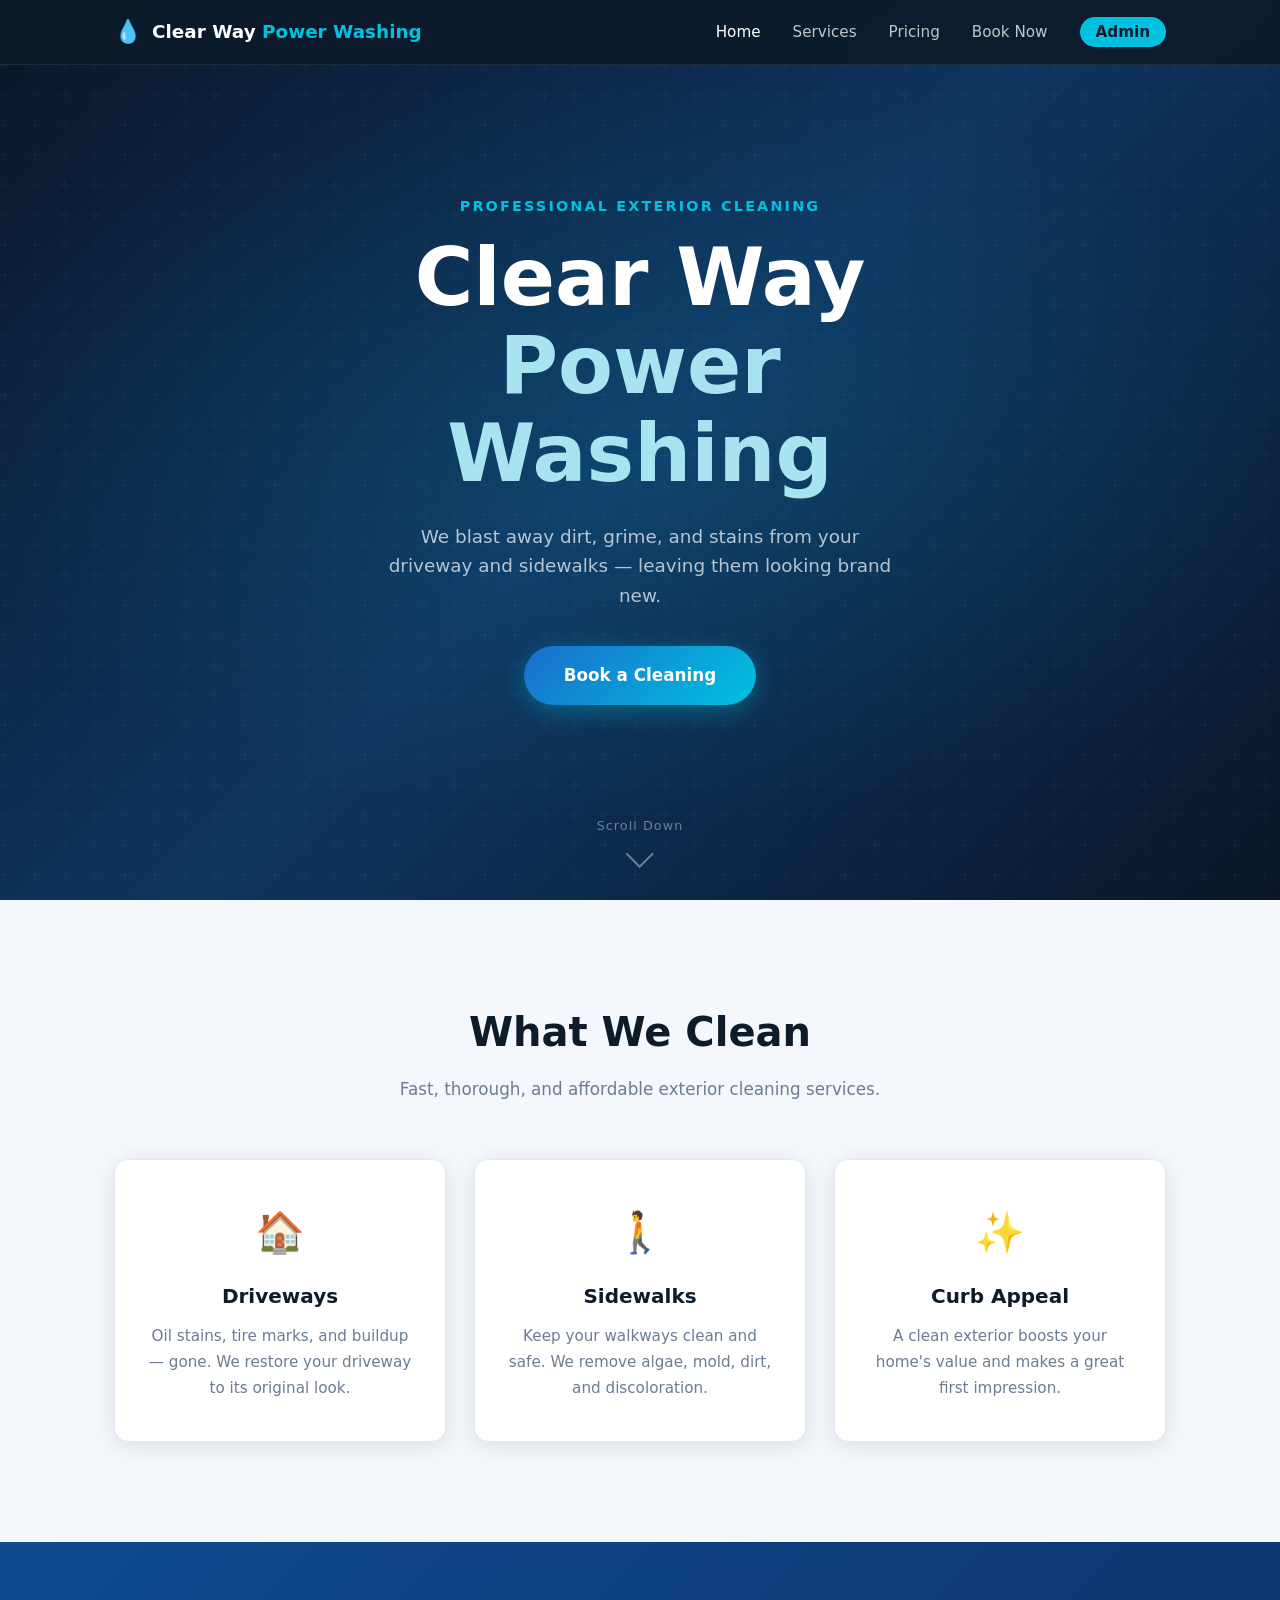
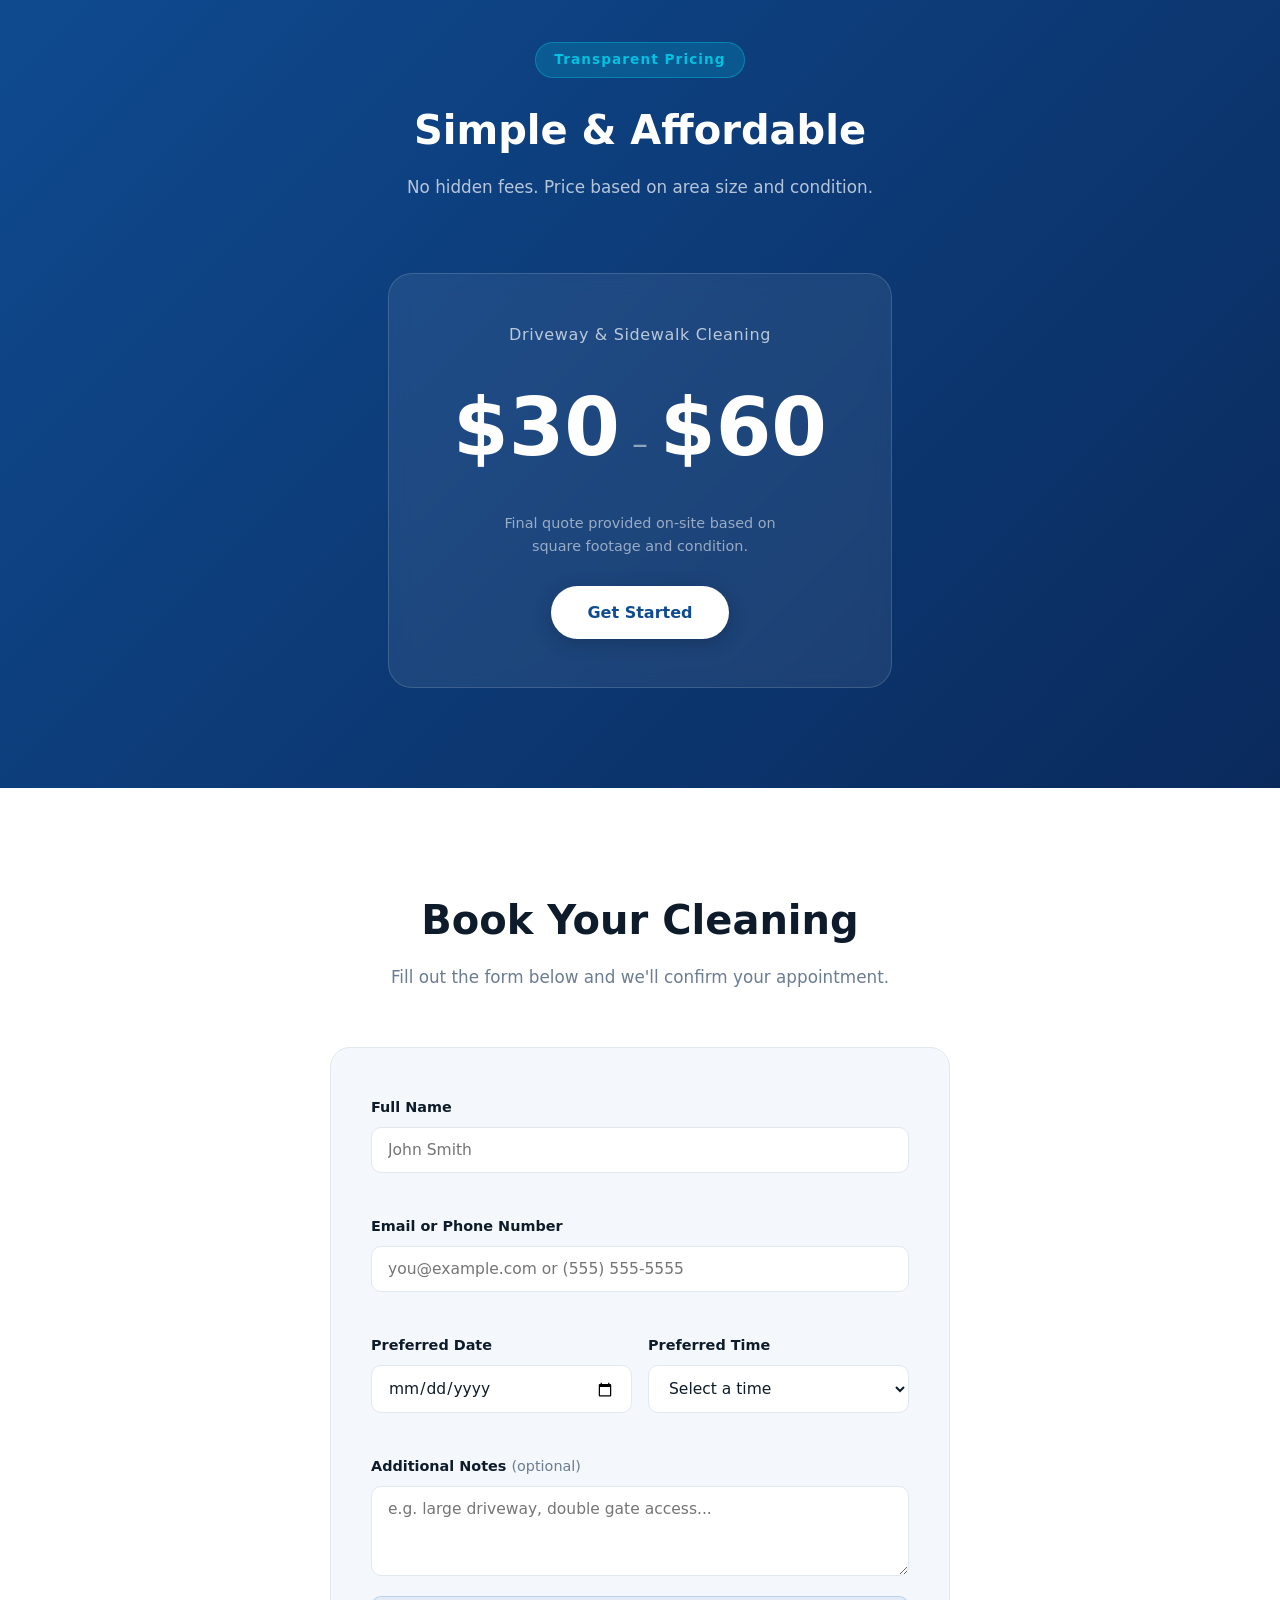
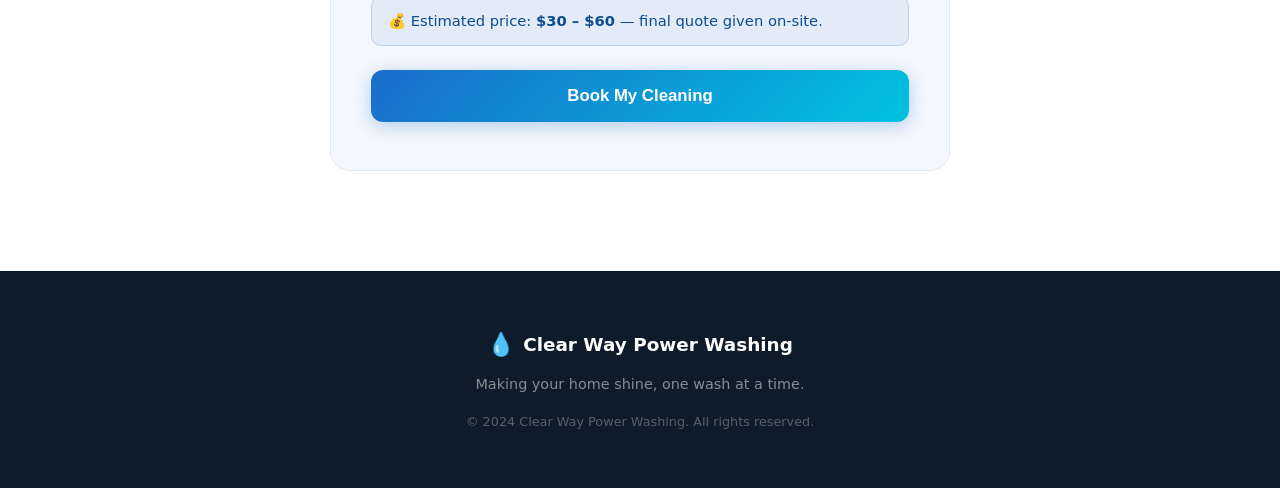
<file: index.html>
<!DOCTYPE html>
<html lang="en">
<head>
  <meta charset="UTF-8" />
  <meta name="viewport" content="width=device-width, initial-scale=1.0" />
  <title>Clear Way Power Washing</title>
  <link rel="stylesheet" href="styles.css" />
</head>
<body>

  <!-- NAVBAR -->
  <nav class="navbar">
    <div class="nav-inner">
      <div class="logo">
        <span class="logo-icon">💧</span>
        <span class="logo-text">Clear Way<span class="accent"> Power Washing</span></span>
      </div>
      <ul class="nav-links">
        <li><a href="#hero">Home</a></li>
        <li><a href="#services">Services</a></li>
        <li><a href="#pricing">Pricing</a></li>
        <li><a href="#signup">Book Now</a></li>
        <li><a href="admin.html" class="admin-link">Admin</a></li>
      </ul>
    </div>
  </nav>

  <!-- HERO -->
  <section class="hero" id="hero">
    <div class="hero-overlay"></div>
    <div class="hero-content">
      <p class="hero-tagline">Professional Exterior Cleaning</p>
      <h1 class="hero-title">Clear Way<br /><span class="accent-light">Power Washing</span></h1>
      <p class="hero-sub">We blast away dirt, grime, and stains from your driveway and sidewalks — leaving them looking brand new.</p>
      <a href="#signup" class="btn-primary">Book a Cleaning</a>
    </div>
    <div class="hero-scroll-hint">
      <span>Scroll Down</span>
      <div class="arrow-down"></div>
    </div>
  </section>

  <!-- SERVICES -->
  <section class="services" id="services">
    <div class="container">
      <h2 class="section-title">What We Clean</h2>
      <p class="section-sub">Fast, thorough, and affordable exterior cleaning services.</p>
      <div class="cards">
        <div class="card">
          <div class="card-icon">🏠</div>
          <h3>Driveways</h3>
          <p>Oil stains, tire marks, and buildup — gone. We restore your driveway to its original look.</p>
        </div>
        <div class="card">
          <div class="card-icon">🚶</div>
          <h3>Sidewalks</h3>
          <p>Keep your walkways clean and safe. We remove algae, mold, dirt, and discoloration.</p>
        </div>
        <div class="card">
          <div class="card-icon">✨</div>
          <h3>Curb Appeal</h3>
          <p>A clean exterior boosts your home's value and makes a great first impression.</p>
        </div>
      </div>
    </div>
  </section>

  <!-- PRICING -->
  <section class="pricing" id="pricing">
    <div class="container pricing-inner">
      <div class="pricing-badge">Transparent Pricing</div>
      <h2 class="section-title light">Simple & Affordable</h2>
      <p class="section-sub light">No hidden fees. Price based on area size and condition.</p>
      <div class="price-range-card">
        <div class="price-range-label">Driveway & Sidewalk Cleaning</div>
        <div class="price-range-amount">
          <span class="price-from">$30</span>
          <span class="price-dash">–</span>
          <span class="price-to">$60</span>
        </div>
        <p class="price-note">Final quote provided on-site based on square footage and condition.</p>
        <a href="#signup" class="btn-light">Get Started</a>
      </div>
    </div>
  </section>

  <!-- SIGNUP FORM -->
  <section class="signup" id="signup">
    <div class="container">
      <h2 class="section-title">Book Your Cleaning</h2>
      <p class="section-sub">Fill out the form below and we'll confirm your appointment.</p>

      <div id="form-success" class="form-success hidden">
        <div class="success-icon">✅</div>
        <h3>You're booked!</h3>
        <p>Thanks! We'll reach out to confirm your appointment. See you soon.</p>
      </div>

      <form class="signup-form" id="bookingForm" novalidate>
        <div class="form-group">
          <label for="name">Full Name</label>
          <input type="text" id="name" name="name" placeholder="John Smith" required />
          <span class="field-error" id="nameError"></span>
        </div>

        <div class="form-group">
          <label for="email">Email or Phone Number</label>
          <input type="text" id="email" name="email" placeholder="you@example.com or (555) 555-5555" required />
          <span class="field-error" id="emailError"></span>
        </div>

        <div class="form-row">
          <div class="form-group">
            <label for="prefDate">Preferred Date</label>
            <input type="date" id="prefDate" name="prefDate" required />
            <span class="field-error" id="dateError"></span>
          </div>
          <div class="form-group">
            <label for="prefTime">Preferred Time</label>
            <select id="prefTime" name="prefTime" required>
              <option value="" disabled selected>Select a time</option>
              <option value="08:00">8:00 AM</option>
              <option value="09:00">9:00 AM</option>
              <option value="10:00">10:00 AM</option>
              <option value="11:00">11:00 AM</option>
              <option value="12:00">12:00 PM</option>
              <option value="13:00">1:00 PM</option>
              <option value="14:00">2:00 PM</option>
              <option value="15:00">3:00 PM</option>
              <option value="16:00">4:00 PM</option>
              <option value="17:00">5:00 PM</option>
            </select>
            <span class="field-error" id="timeError"></span>
          </div>
        </div>

        <div class="form-group">
          <label for="notes">Additional Notes <span class="optional">(optional)</span></label>
          <textarea id="notes" name="notes" rows="3" placeholder="e.g. large driveway, double gate access..."></textarea>
        </div>

        <div class="price-reminder">
          <span>💰</span> Estimated price: <strong>$30 – $60</strong> — final quote given on-site.
        </div>

        <button type="submit" class="btn-submit">Book My Cleaning</button>
      </form>
    </div>
  </section>

  <!-- FOOTER -->
  <footer class="footer">
    <div class="container footer-inner">
      <div class="footer-logo">
        <span class="logo-icon">💧</span> Clear Way Power Washing
      </div>
      <p class="footer-tagline">Making your home shine, one wash at a time.</p>
      <p class="footer-copy">&copy; 2024 Clear Way Power Washing. All rights reserved.</p>
    </div>
  </footer>

  <script src="config.js"></script>
  <script src="app.js"></script>
</body>
</html>
</file>
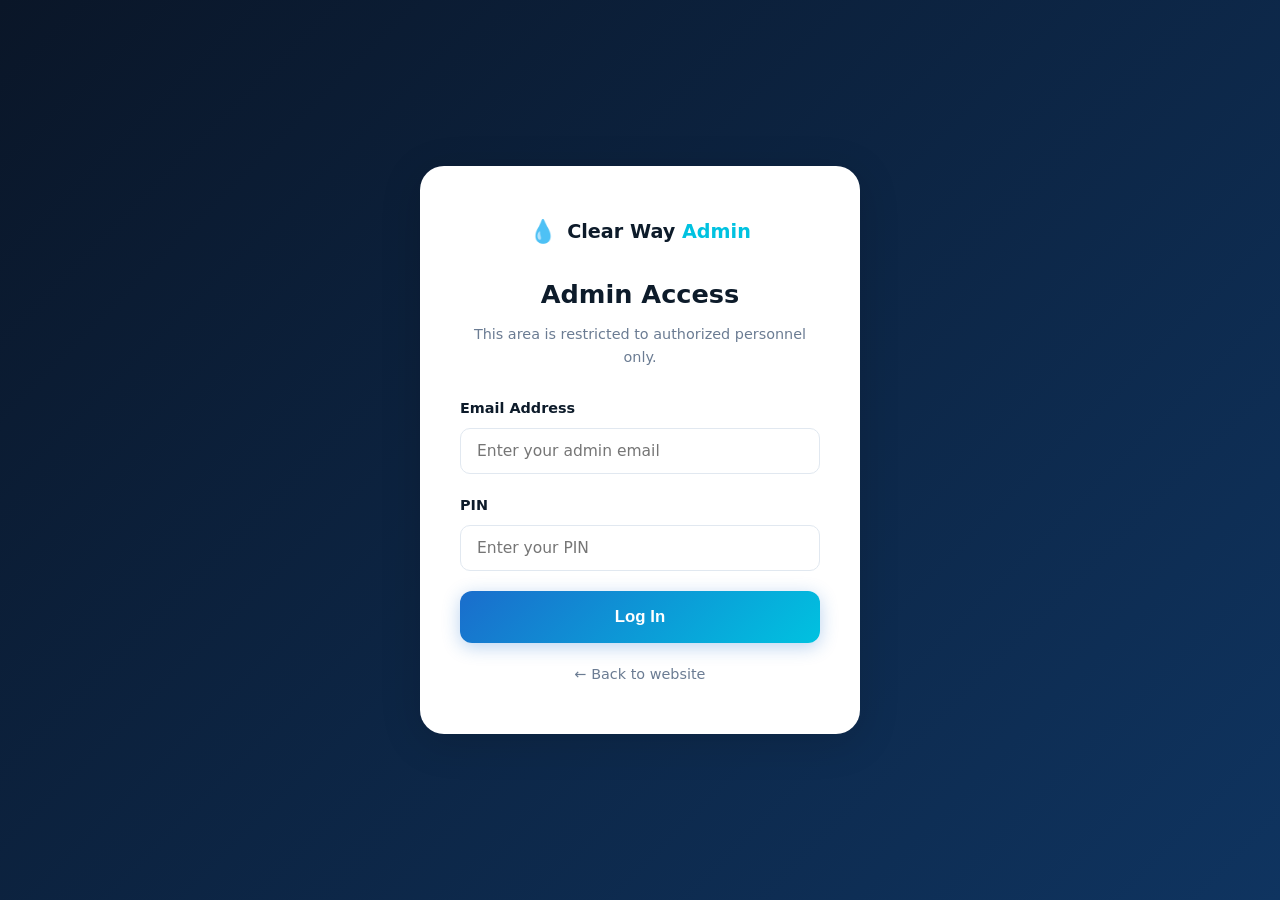
<file: admin.html>
<!DOCTYPE html>
<html lang="en">
<head>
  <meta charset="UTF-8" />
  <meta name="viewport" content="width=device-width, initial-scale=1.0" />
  <title>Admin Calendar – Clear Way Power Washing</title>
  <link rel="stylesheet" href="styles.css" />
</head>
<body class="admin-page">

  <!-- LOGIN SCREEN -->
  <div id="loginScreen" class="login-screen">
    <div class="login-card">
      <div class="login-logo">
        <span class="logo-icon">💧</span>
        <span>Clear Way <span class="accent">Admin</span></span>
      </div>
      <h2>Admin Access</h2>
      <p class="login-note">This area is restricted to authorized personnel only.</p>
      <div class="form-group">
        <label for="adminEmail">Email Address</label>
        <input type="email" id="adminEmail" placeholder="Enter your admin email" />
      </div>
      <div class="form-group">
        <label for="adminPin">PIN</label>
        <input type="password" id="adminPin" placeholder="Enter your PIN" />
      </div>
      <div id="loginError" class="login-error hidden">Incorrect email or PIN.</div>
      <button class="btn-submit" onclick="handleLogin()">Log In</button>
      <a href="index.html" class="back-link">← Back to website</a>
    </div>
  </div>

  <!-- ADMIN DASHBOARD -->
  <div id="adminDashboard" class="hidden admin-dashboard">

    <div class="admin-navbar">
      <div class="nav-inner">
        <div class="logo">
          <span class="logo-icon">💧</span>
          <span class="logo-text">Clear Way <span class="accent">Admin</span></span>
        </div>
        <div class="admin-nav-right">
          <span id="loggedInAs" class="logged-in-as"></span>
          <button class="btn-logout" onclick="handleLogout()">Log Out</button>
        </div>
      </div>
    </div>

    <div class="admin-body container">

      <div class="admin-header">
        <h1>Booking Calendar</h1>
        <p>View, edit, and manage all customer appointments.</p>
      </div>

      <!-- CALENDAR NAV -->
      <div class="cal-nav">
        <button class="cal-nav-btn" onclick="prevMonth()">&#8592; Prev</button>
        <h2 id="calMonthYear" class="cal-month-title"></h2>
        <button class="cal-nav-btn" onclick="nextMonth()">Next &#8594;</button>
      </div>

      <!-- CALENDAR GRID -->
      <div class="calendar-grid" id="calendarGrid"></div>

      <!-- BOOKINGS LIST -->
      <div class="bookings-section">
        <h2 class="bookings-title">All Bookings <span id="bookingCount" class="booking-count">0</span></h2>
        <div id="bookingsList" class="bookings-list">
          <p class="no-bookings">No bookings yet.</p>
        </div>
      </div>

    </div>
  </div>

  <!-- EDIT MODAL -->
  <div id="editModal" class="modal-overlay hidden">
    <div class="modal-card">
      <h3>Edit Appointment</h3>
      <input type="hidden" id="editId" />
      <div class="form-group">
        <label>Customer Name</label>
        <input type="text" id="editName" />
      </div>
      <div class="form-group">
        <label>Email</label>
        <input type="email" id="editEmail" />
      </div>
      <div class="form-row">
        <div class="form-group">
          <label>Date</label>
          <input type="date" id="editDate" />
        </div>
        <div class="form-group">
          <label>Time</label>
          <select id="editTime">
            <option value="08:00">8:00 AM</option>
            <option value="09:00">9:00 AM</option>
            <option value="10:00">10:00 AM</option>
            <option value="11:00">11:00 AM</option>
            <option value="12:00">12:00 PM</option>
            <option value="13:00">1:00 PM</option>
            <option value="14:00">2:00 PM</option>
            <option value="15:00">3:00 PM</option>
            <option value="16:00">4:00 PM</option>
            <option value="17:00">5:00 PM</option>
          </select>
        </div>
      </div>
      <div class="form-group">
        <label>Notes</label>
        <textarea id="editNotes" rows="3"></textarea>
      </div>
      <div class="modal-actions">
        <button class="btn-save" onclick="saveEdit()">Save Changes</button>
        <button class="btn-delete" onclick="deleteBooking()">Delete</button>
        <button class="btn-cancel" onclick="closeModal()">Cancel</button>
      </div>
    </div>
  </div>

  <script src="config.js"></script>
  <script src="app.js"></script>
  <script src="admin.js"></script>
</body>
</html>
</file>
<file: styles.css>
/* ============================================================
   GLOBAL RESET & VARIABLES
   ============================================================ */
*, *::before, *::after { box-sizing: border-box; margin: 0; padding: 0; }

:root {
  --blue:       #1a6dcc;
  --blue-dark:  #0f4b91;
  --blue-light: #4a9af4;
  --accent:     #00c2e0;
  --white:      #ffffff;
  --gray-light: #f4f7fb;
  --gray-mid:   #e1e8f0;
  --gray-text:  #6b7c93;
  --dark:       #0d1b2a;
  --success:    #22c55e;
  --danger:     #ef4444;
  --shadow:     0 4px 24px rgba(0,0,0,.10);
  --shadow-lg:  0 8px 40px rgba(0,0,0,.15);
  --radius:     14px;
  --transition: .25s ease;
}

html { scroll-behavior: smooth; }

body {
  font-family: 'Segoe UI', system-ui, -apple-system, sans-serif;
  color: var(--dark);
  background: var(--white);
  line-height: 1.6;
}

a { text-decoration: none; color: inherit; }
ul { list-style: none; }

.container {
  max-width: 1100px;
  margin: 0 auto;
  padding: 0 24px;
}

.accent        { color: var(--accent); }
.accent-light  { color: #a8e4ef; }

/* ============================================================
   NAVBAR
   ============================================================ */
.navbar {
  position: fixed;
  top: 0; left: 0; right: 0;
  z-index: 100;
  background: rgba(13,27,42,.92);
  backdrop-filter: blur(10px);
  border-bottom: 1px solid rgba(255,255,255,.08);
}

.nav-inner {
  max-width: 1100px;
  margin: 0 auto;
  padding: 0 24px;
  height: 64px;
  display: flex;
  align-items: center;
  justify-content: space-between;
}

.logo {
  display: flex;
  align-items: center;
  gap: 10px;
  font-size: 1.15rem;
  font-weight: 700;
  color: var(--white);
}

.logo-icon { font-size: 1.4rem; }

.nav-links {
  display: flex;
  gap: 32px;
  align-items: center;
}

.nav-links a {
  color: rgba(255,255,255,.75);
  font-size: .95rem;
  font-weight: 500;
  transition: color var(--transition);
}

.nav-links a:hover { color: var(--white); }

.admin-link {
  background: var(--accent);
  color: var(--dark) !important;
  padding: 6px 16px;
  border-radius: 20px;
  font-weight: 600 !important;
}

/* ============================================================
   HERO
   ============================================================ */
.hero {
  position: relative;
  min-height: 100vh;
  display: flex;
  flex-direction: column;
  align-items: center;
  justify-content: center;
  text-align: center;
  background: linear-gradient(135deg, #0a1628 0%, #0f3460 50%, #0a1628 100%);
  overflow: hidden;
}

.hero::before {
  content: '';
  position: absolute;
  inset: 0;
  background:
    radial-gradient(ellipse 80% 60% at 50% 50%, rgba(0,194,224,.12) 0%, transparent 70%),
    url("data:image/svg+xml,%3Csvg width='60' height='60' viewBox='0 0 60 60' xmlns='http://www.w3.org/2000/svg'%3E%3Cg fill='none' fill-rule='evenodd'%3E%3Cg fill='%23ffffff' fill-opacity='0.025'%3E%3Cpath d='M36 34v-4h-2v4h-4v2h4v4h2v-4h4v-2h-4zm0-30V0h-2v4h-4v2h4v4h2V6h4V4h-4zM6 34v-4H4v4H0v2h4v4h2v-4h4v-2H6zM6 4V0H4v4H0v2h4v4h2V6h4V4H6z'/%3E%3C/g%3E%3C/g%3E%3C/svg%3E");
}

.hero-content {
  position: relative;
  z-index: 2;
  max-width: 720px;
  padding: 0 24px;
}

.hero-tagline {
  font-size: .9rem;
  font-weight: 600;
  letter-spacing: .15em;
  text-transform: uppercase;
  color: var(--accent);
  margin-bottom: 16px;
}

.hero-title {
  font-size: clamp(2.8rem, 7vw, 5rem);
  font-weight: 800;
  color: var(--white);
  line-height: 1.1;
  margin-bottom: 24px;
}

.hero-sub {
  font-size: 1.15rem;
  color: rgba(255,255,255,.7);
  max-width: 520px;
  margin: 0 auto 36px;
}

.btn-primary {
  display: inline-block;
  background: linear-gradient(135deg, var(--blue), var(--accent));
  color: var(--white);
  padding: 16px 40px;
  border-radius: 50px;
  font-size: 1.05rem;
  font-weight: 700;
  box-shadow: 0 6px 24px rgba(0,194,224,.35);
  transition: transform var(--transition), box-shadow var(--transition);
}

.btn-primary:hover {
  transform: translateY(-2px);
  box-shadow: 0 10px 32px rgba(0,194,224,.45);
}

.hero-scroll-hint {
  position: absolute;
  bottom: 36px;
  left: 50%;
  transform: translateX(-50%);
  display: flex;
  flex-direction: column;
  align-items: center;
  gap: 8px;
  color: rgba(255,255,255,.4);
  font-size: .8rem;
  letter-spacing: .08em;
  animation: fadeInUp 1s 1.5s both;
}

.arrow-down {
  width: 20px;
  height: 20px;
  border-right: 2px solid rgba(255,255,255,.4);
  border-bottom: 2px solid rgba(255,255,255,.4);
  transform: rotate(45deg);
  animation: bounce 1.5s infinite;
}

@keyframes bounce {
  0%, 100% { transform: rotate(45deg) translateY(0); }
  50%       { transform: rotate(45deg) translateY(6px); }
}

@keyframes fadeInUp {
  from { opacity:0; transform: translateX(-50%) translateY(16px); }
  to   { opacity:1; transform: translateX(-50%) translateY(0); }
}

/* ============================================================
   SERVICES
   ============================================================ */
.services {
  padding: 100px 0;
  background: var(--gray-light);
}

.section-title {
  font-size: clamp(1.8rem, 4vw, 2.5rem);
  font-weight: 800;
  text-align: center;
  margin-bottom: 12px;
}

.section-sub {
  text-align: center;
  color: var(--gray-text);
  font-size: 1.05rem;
  margin-bottom: 56px;
}

.section-title.light { color: var(--white); }
.section-sub.light   { color: rgba(255,255,255,.7); }

.cards {
  display: grid;
  grid-template-columns: repeat(auto-fit, minmax(280px, 1fr));
  gap: 28px;
}

.card {
  background: var(--white);
  border-radius: var(--radius);
  padding: 40px 32px;
  text-align: center;
  box-shadow: var(--shadow);
  transition: transform var(--transition), box-shadow var(--transition);
  border: 1px solid var(--gray-mid);
}

.card:hover {
  transform: translateY(-6px);
  box-shadow: var(--shadow-lg);
}

.card-icon { font-size: 2.5rem; margin-bottom: 16px; }
.card h3   { font-size: 1.25rem; font-weight: 700; margin-bottom: 12px; }
.card p    { color: var(--gray-text); font-size: .95rem; line-height: 1.7; }

/* ============================================================
   PRICING
   ============================================================ */
.pricing {
  padding: 100px 0;
  background: linear-gradient(135deg, var(--blue-dark) 0%, #0a2a5c 100%);
}

.pricing-inner { text-align: center; }

.pricing-badge {
  display: inline-block;
  background: rgba(0,194,224,.2);
  color: var(--accent);
  border: 1px solid rgba(0,194,224,.4);
  padding: 6px 18px;
  border-radius: 20px;
  font-size: .85rem;
  font-weight: 600;
  letter-spacing: .08em;
  margin-bottom: 20px;
}

.price-range-card {
  display: inline-flex;
  flex-direction: column;
  align-items: center;
  background: rgba(255,255,255,.07);
  border: 1px solid rgba(255,255,255,.15);
  border-radius: 24px;
  padding: 48px 64px;
  margin-top: 16px;
  backdrop-filter: blur(10px);
}

.price-range-label {
  color: rgba(255,255,255,.7);
  font-size: 1rem;
  font-weight: 500;
  margin-bottom: 16px;
  letter-spacing: .04em;
}

.price-range-amount {
  display: flex;
  align-items: baseline;
  gap: 12px;
  margin-bottom: 20px;
}

.price-from, .price-to {
  font-size: clamp(3rem, 8vw, 5rem);
  font-weight: 900;
  color: var(--white);
}

.price-dash {
  font-size: 2rem;
  color: rgba(255,255,255,.5);
}

.price-note {
  color: rgba(255,255,255,.55);
  font-size: .9rem;
  margin-bottom: 28px;
  max-width: 320px;
}

.btn-light {
  display: inline-block;
  background: var(--white);
  color: var(--blue-dark);
  padding: 14px 36px;
  border-radius: 50px;
  font-weight: 700;
  font-size: 1rem;
  transition: transform var(--transition), box-shadow var(--transition);
  box-shadow: 0 4px 20px rgba(0,0,0,.2);
}

.btn-light:hover {
  transform: translateY(-2px);
  box-shadow: 0 8px 28px rgba(0,0,0,.3);
}

/* ============================================================
   SIGNUP FORM
   ============================================================ */
.signup {
  padding: 100px 0;
  background: var(--white);
}

.signup-form {
  max-width: 620px;
  margin: 0 auto;
  background: var(--gray-light);
  border: 1px solid var(--gray-mid);
  border-radius: 20px;
  padding: 48px 40px;
}

.form-group {
  display: flex;
  flex-direction: column;
  margin-bottom: 20px;
}

.form-group label {
  font-weight: 600;
  font-size: .9rem;
  margin-bottom: 8px;
  color: var(--dark);
}

.optional { color: var(--gray-text); font-weight: 400; }

.form-group input,
.form-group select,
.form-group textarea {
  padding: 13px 16px;
  border: 1.5px solid var(--gray-mid);
  border-radius: 10px;
  font-size: .97rem;
  font-family: inherit;
  color: var(--dark);
  background: var(--white);
  transition: border-color var(--transition), box-shadow var(--transition);
  outline: none;
}

.form-group input:focus,
.form-group select:focus,
.form-group textarea:focus {
  border-color: var(--blue);
  box-shadow: 0 0 0 3px rgba(26,109,204,.12);
}

.form-group textarea { resize: vertical; min-height: 90px; }

.form-row {
  display: grid;
  grid-template-columns: 1fr 1fr;
  gap: 16px;
}

.field-error {
  color: var(--danger);
  font-size: .82rem;
  margin-top: 4px;
  min-height: 18px;
}

.price-reminder {
  background: rgba(26,109,204,.08);
  border: 1px solid rgba(26,109,204,.2);
  border-radius: 10px;
  padding: 12px 16px;
  font-size: .92rem;
  color: var(--blue-dark);
  margin-bottom: 24px;
}

.btn-submit {
  width: 100%;
  background: linear-gradient(135deg, var(--blue), var(--accent));
  color: var(--white);
  border: none;
  padding: 16px;
  border-radius: 12px;
  font-size: 1.05rem;
  font-weight: 700;
  cursor: pointer;
  transition: transform var(--transition), box-shadow var(--transition), opacity var(--transition);
  box-shadow: 0 4px 18px rgba(26,109,204,.3);
}

.btn-submit:hover {
  transform: translateY(-2px);
  box-shadow: 0 8px 28px rgba(26,109,204,.4);
}

.btn-submit:active { transform: translateY(0); }
.btn-submit:disabled { opacity: .65; cursor: not-allowed; transform: none; }

/* SUCCESS MESSAGE */
.form-success {
  text-align: center;
  padding: 60px 40px;
  background: var(--gray-light);
  border: 1px solid var(--gray-mid);
  border-radius: 20px;
  max-width: 620px;
  margin: 0 auto;
}

.success-icon { font-size: 3rem; margin-bottom: 16px; }
.form-success h3 { font-size: 1.6rem; margin-bottom: 10px; }
.form-success p  { color: var(--gray-text); }

/* ============================================================
   FOOTER
   ============================================================ */
.footer {
  background: var(--dark);
  padding: 56px 24px;
  text-align: center;
}

.footer-logo {
  display: flex;
  align-items: center;
  justify-content: center;
  gap: 8px;
  font-size: 1.15rem;
  font-weight: 700;
  color: var(--white);
  margin-bottom: 10px;
}

.footer-tagline {
  color: rgba(255,255,255,.5);
  font-size: .9rem;
  margin-bottom: 16px;
}

.footer-copy {
  color: rgba(255,255,255,.3);
  font-size: .8rem;
}

/* ============================================================
   HIDDEN
   ============================================================ */
.hidden { display: none !important; }

/* ============================================================
   ADMIN – LOGIN
   ============================================================ */
.admin-page {
  background: linear-gradient(135deg, #0a1628 0%, #0f3460 100%);
  min-height: 100vh;
}

.login-screen {
  min-height: 100vh;
  display: flex;
  align-items: center;
  justify-content: center;
  padding: 24px;
}

.login-card {
  background: var(--white);
  border-radius: 24px;
  padding: 48px 40px;
  width: 100%;
  max-width: 440px;
  box-shadow: var(--shadow-lg);
  text-align: center;
}

.login-logo {
  display: flex;
  align-items: center;
  justify-content: center;
  gap: 10px;
  font-size: 1.2rem;
  font-weight: 800;
  margin-bottom: 24px;
  color: var(--dark);
}

.login-card h2 {
  font-size: 1.6rem;
  font-weight: 800;
  margin-bottom: 8px;
}

.login-note {
  color: var(--gray-text);
  font-size: .9rem;
  margin-bottom: 28px;
}

.login-card .form-group {
  text-align: left;
}

.login-error {
  background: rgba(239,68,68,.1);
  border: 1px solid rgba(239,68,68,.3);
  color: var(--danger);
  border-radius: 8px;
  padding: 10px 14px;
  font-size: .9rem;
  margin-bottom: 16px;
}

.back-link {
  display: block;
  margin-top: 20px;
  color: var(--gray-text);
  font-size: .9rem;
  transition: color var(--transition);
}

.back-link:hover { color: var(--blue); }

/* ============================================================
   ADMIN – DASHBOARD
   ============================================================ */
.admin-dashboard {
  min-height: 100vh;
  background: var(--gray-light);
}

.admin-navbar {
  background: rgba(13,27,42,.95);
  border-bottom: 1px solid rgba(255,255,255,.08);
}

.admin-nav-right {
  display: flex;
  align-items: center;
  gap: 16px;
}

.logged-in-as {
  color: rgba(255,255,255,.6);
  font-size: .85rem;
}

.btn-logout {
  background: rgba(239,68,68,.15);
  color: #fca5a5;
  border: 1px solid rgba(239,68,68,.3);
  padding: 7px 18px;
  border-radius: 20px;
  font-size: .85rem;
  font-weight: 600;
  cursor: pointer;
  transition: background var(--transition);
}

.btn-logout:hover { background: rgba(239,68,68,.3); }

.admin-body {
  padding: 48px 24px 80px;
}

.admin-header {
  margin-bottom: 40px;
}

.admin-header h1 {
  font-size: 2rem;
  font-weight: 800;
  margin-bottom: 6px;
}

.admin-header p { color: var(--gray-text); }

/* CALENDAR NAV */
.cal-nav {
  display: flex;
  align-items: center;
  justify-content: space-between;
  margin-bottom: 20px;
}

.cal-month-title {
  font-size: 1.3rem;
  font-weight: 700;
}

.cal-nav-btn {
  background: var(--white);
  border: 1.5px solid var(--gray-mid);
  padding: 8px 20px;
  border-radius: 10px;
  cursor: pointer;
  font-weight: 600;
  font-size: .9rem;
  transition: border-color var(--transition), background var(--transition);
}

.cal-nav-btn:hover { border-color: var(--blue); background: #f0f6ff; }

/* CALENDAR GRID */
.calendar-grid {
  display: grid;
  grid-template-columns: repeat(7, 1fr);
  gap: 4px;
  background: var(--white);
  border: 1px solid var(--gray-mid);
  border-radius: var(--radius);
  padding: 16px;
  margin-bottom: 40px;
}

.cal-day-header {
  text-align: center;
  font-size: .8rem;
  font-weight: 700;
  color: var(--gray-text);
  text-transform: uppercase;
  letter-spacing: .06em;
  padding: 8px 4px;
}

.cal-cell {
  min-height: 72px;
  border-radius: 8px;
  padding: 6px 8px;
  font-size: .85rem;
  transition: background var(--transition);
  position: relative;
}

.cal-cell.other-month { opacity: .3; }

.cal-cell.today {
  background: rgba(26,109,204,.08);
  border: 1.5px solid var(--blue);
}

.cal-date {
  font-weight: 700;
  color: var(--dark);
  margin-bottom: 4px;
  font-size: .8rem;
}

.cal-event {
  background: linear-gradient(135deg, var(--blue), var(--accent));
  color: var(--white);
  border-radius: 4px;
  padding: 2px 6px;
  font-size: .7rem;
  font-weight: 600;
  margin-bottom: 2px;
  cursor: pointer;
  white-space: nowrap;
  overflow: hidden;
  text-overflow: ellipsis;
  transition: opacity var(--transition);
}

.cal-event:hover { opacity: .85; }

/* BOOKINGS LIST */
.bookings-title {
  font-size: 1.3rem;
  font-weight: 800;
  margin-bottom: 20px;
  display: flex;
  align-items: center;
  gap: 10px;
}

.booking-count {
  background: var(--blue);
  color: var(--white);
  border-radius: 20px;
  padding: 2px 12px;
  font-size: .85rem;
  font-weight: 700;
}

.no-bookings {
  color: var(--gray-text);
  text-align: center;
  padding: 40px;
}

.booking-item {
  background: var(--white);
  border: 1px solid var(--gray-mid);
  border-radius: var(--radius);
  padding: 20px 24px;
  margin-bottom: 12px;
  display: grid;
  grid-template-columns: 1fr 1fr auto;
  align-items: center;
  gap: 16px;
  transition: box-shadow var(--transition);
}

.booking-item:hover { box-shadow: var(--shadow); }

.booking-name { font-weight: 700; font-size: 1rem; margin-bottom: 3px; }
.booking-email { color: var(--gray-text); font-size: .88rem; }
.booking-datetime { font-size: .9rem; color: var(--blue-dark); font-weight: 600; }
.booking-notes { font-size: .82rem; color: var(--gray-text); margin-top: 2px; }

.btn-edit {
  background: var(--white);
  border: 1.5px solid var(--blue);
  color: var(--blue);
  padding: 8px 20px;
  border-radius: 8px;
  font-weight: 600;
  font-size: .88rem;
  cursor: pointer;
  transition: background var(--transition), color var(--transition);
  white-space: nowrap;
}

.btn-edit:hover { background: var(--blue); color: var(--white); }

/* ============================================================
   MODAL
   ============================================================ */
.modal-overlay {
  position: fixed;
  inset: 0;
  background: rgba(0,0,0,.55);
  display: flex;
  align-items: center;
  justify-content: center;
  z-index: 200;
  padding: 24px;
  backdrop-filter: blur(4px);
}

.modal-card {
  background: var(--white);
  border-radius: 20px;
  padding: 40px 36px;
  width: 100%;
  max-width: 520px;
  box-shadow: var(--shadow-lg);
}

.modal-card h3 {
  font-size: 1.4rem;
  font-weight: 800;
  margin-bottom: 24px;
}

.modal-actions {
  display: flex;
  gap: 12px;
  margin-top: 8px;
}

.btn-save {
  flex: 1;
  background: linear-gradient(135deg, var(--blue), var(--accent));
  color: var(--white);
  border: none;
  padding: 13px;
  border-radius: 10px;
  font-weight: 700;
  font-size: .95rem;
  cursor: pointer;
}

.btn-delete {
  background: rgba(239,68,68,.1);
  color: var(--danger);
  border: 1.5px solid rgba(239,68,68,.3);
  padding: 13px 20px;
  border-radius: 10px;
  font-weight: 700;
  font-size: .95rem;
  cursor: pointer;
  transition: background var(--transition);
}

.btn-delete:hover { background: rgba(239,68,68,.2); }

.btn-cancel {
  background: var(--gray-light);
  color: var(--gray-text);
  border: 1.5px solid var(--gray-mid);
  padding: 13px 20px;
  border-radius: 10px;
  font-weight: 600;
  font-size: .95rem;
  cursor: pointer;
  transition: background var(--transition);
}

.btn-cancel:hover { background: var(--gray-mid); }

/* ============================================================
   RESPONSIVE
   ============================================================ */
@media (max-width: 640px) {
  .nav-links { gap: 16px; }
  .nav-links li:not(:last-child) { display: none; }

  .form-row { grid-template-columns: 1fr; }

  .signup-form { padding: 32px 20px; }

  .price-range-card { padding: 36px 28px; }

  .booking-item { grid-template-columns: 1fr; }
  .btn-edit { width: fit-content; }

  .cal-cell { min-height: 50px; }
  .cal-day-header { font-size: .65rem; }

  .modal-card { padding: 28px 20px; }
  .modal-actions { flex-direction: column; }
}
</file>
